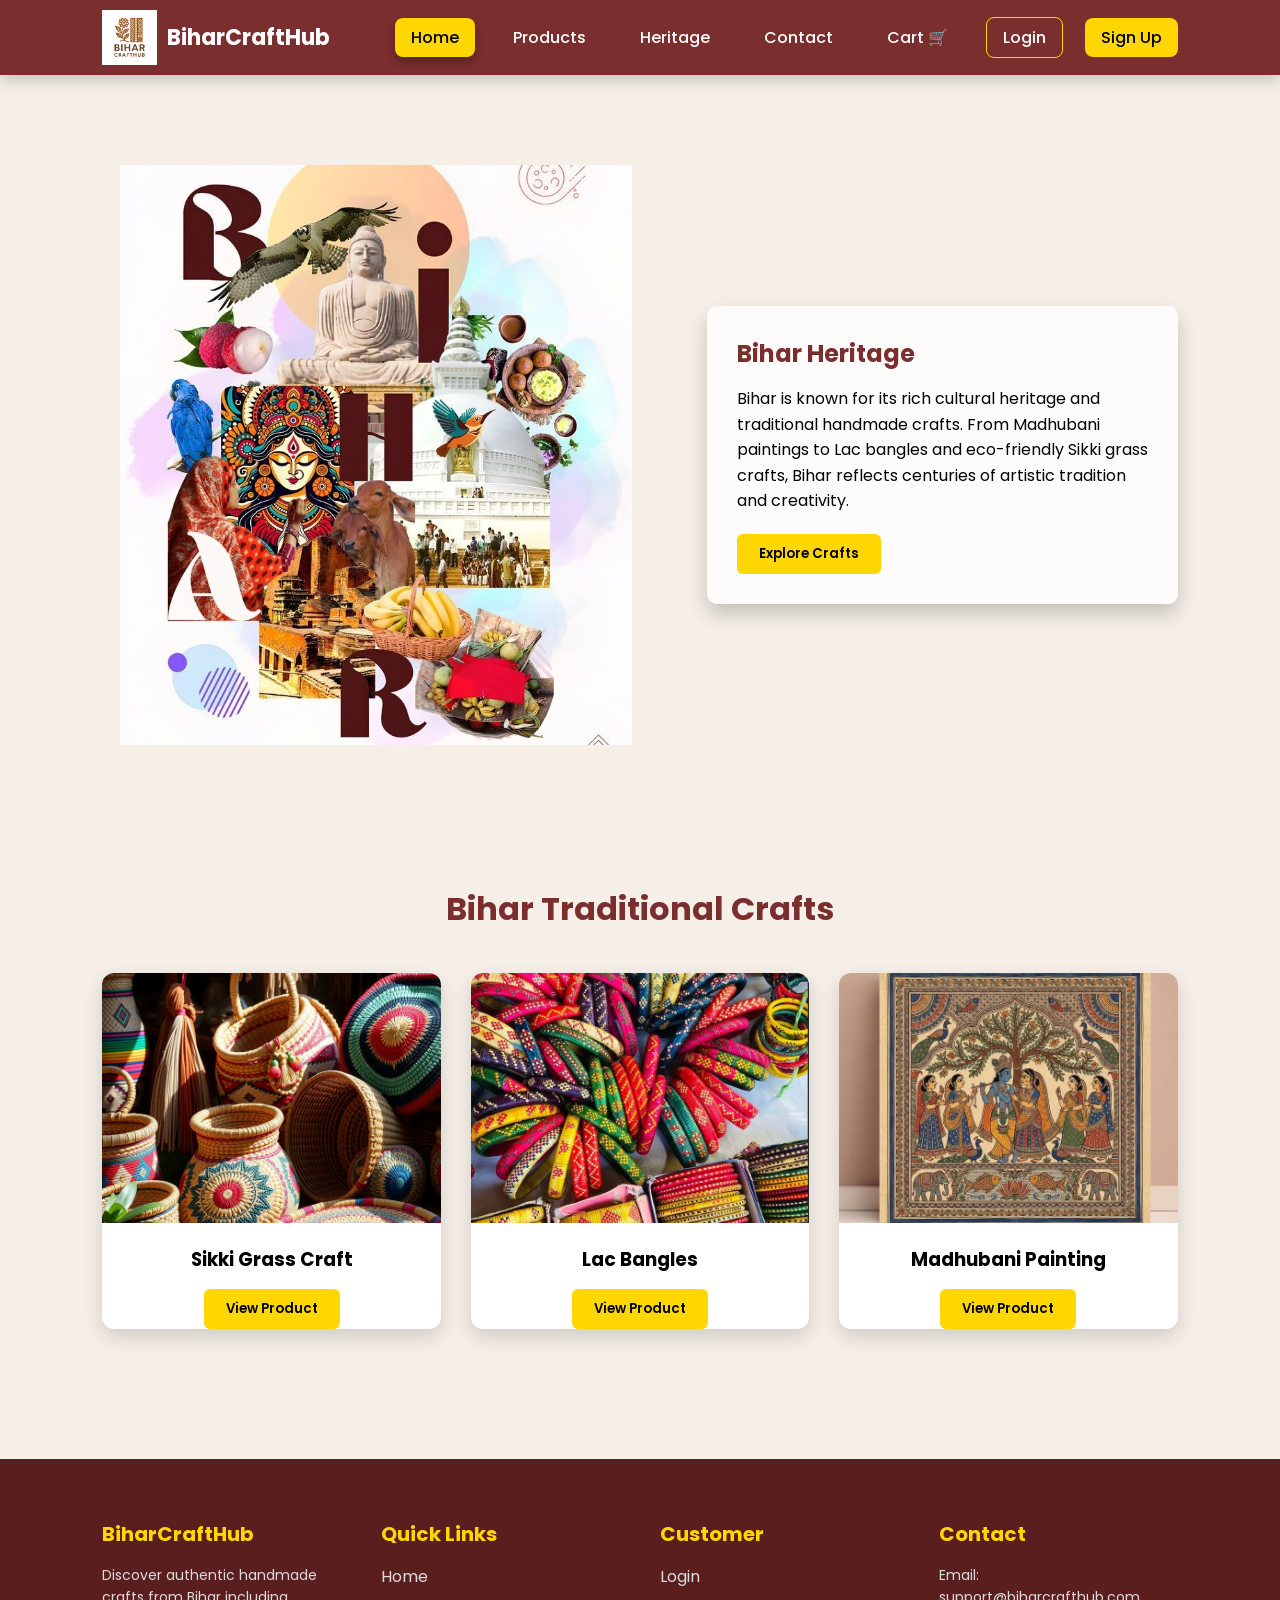
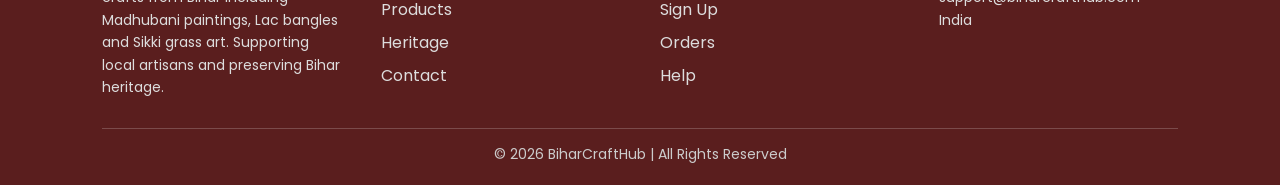
<file: index.html>
<!DOCTYPE html>
<html lang="en">

<head>
<meta charset="UTF-8">
<meta name="viewport" content="width=device-width, initial-scale=1.0">
<title>BiharCraftHub</title>

<link rel="stylesheet" href="bihar.css">

<link href="https://fonts.googleapis.com/css2?family=Poppins:wght@300;400;600&display=swap" rel="stylesheet">
</head>

<body>

<header>

<div class="logo-box">
<img src="logo.png.jpeg">
<h2>BiharCraftHub</h2>
</div>

<nav>

<a href="index.html" class="active">Home</a>
<a href="products.html">Products</a>
<a href="Heritage.html">Heritage</a>
<a href="contact.html">Contact</a>
<a href="cart.html">Cart 🛒</a>
<a href="login.html" class="login">Login</a>
<a href="login.html" class="signup">Sign Up</a>

</nav>

</header>


<section class="hero">

<div class="hero-text">

<h1>Bihar Heritage</h1>

<p>
Bihar is known for its rich cultural heritage and traditional handmade crafts.
From Madhubani paintings to Lac bangles and eco-friendly Sikki grass crafts,
Bihar reflects centuries of artistic tradition and creativity.
</p>

<button class="btn">Explore Crafts</button>

</div>

</section>


<section class="products">

<h2>Bihar Traditional Crafts</h2>

<div class="grid">

<div class="card">
<img src="sikki.jpg.jpeg">
<h3>Sikki Grass Craft</h3>
<button class="btn">View Product</button>
</div>

<div class="card">
<img src="bangles.jpg.jpeg">
<h3>Lac Bangles</h3>
<button class="btn">View Product</button>
</div>

<div class="card">
<img src="madhubani.jpg.jpeg">
<h3>Madhubani Painting</h3>
<button class="btn">View Product</button>
</div>

</div>

</section>

<footer class="footer">

<div class="footer-container">

<div class="footer-box">
<h3>BiharCraftHub</h3>
<p>
Discover authentic handmade crafts from Bihar including
Madhubani paintings, Lac bangles and Sikki grass art.
Supporting local artisans and preserving Bihar heritage.
</p>
</div>

<div class="footer-box">
<h3>Quick Links</h3>
<a href="#">Home</a>
<a href="#">Products</a>
<a href="#">Heritage</a>
<a href="#">Contact</a>
</div>

<div class="footer-box">
<h3>Customer</h3>
<a href="#">Login</a>
<a href="#">Sign Up</a>
<a href="#">Orders</a>
<a href="#">Help</a>
</div>

<div class="footer-box">
<h3>Contact</h3>
<p>Email: support@biharcrafthub.com</p>
<p>India</p>
</div>

</div>

<div class="footer-bottom">
<p>© 2026 BiharCraftHub | All Rights Reserved</p>
</div>

</footer>
</body>
</html>
</file>
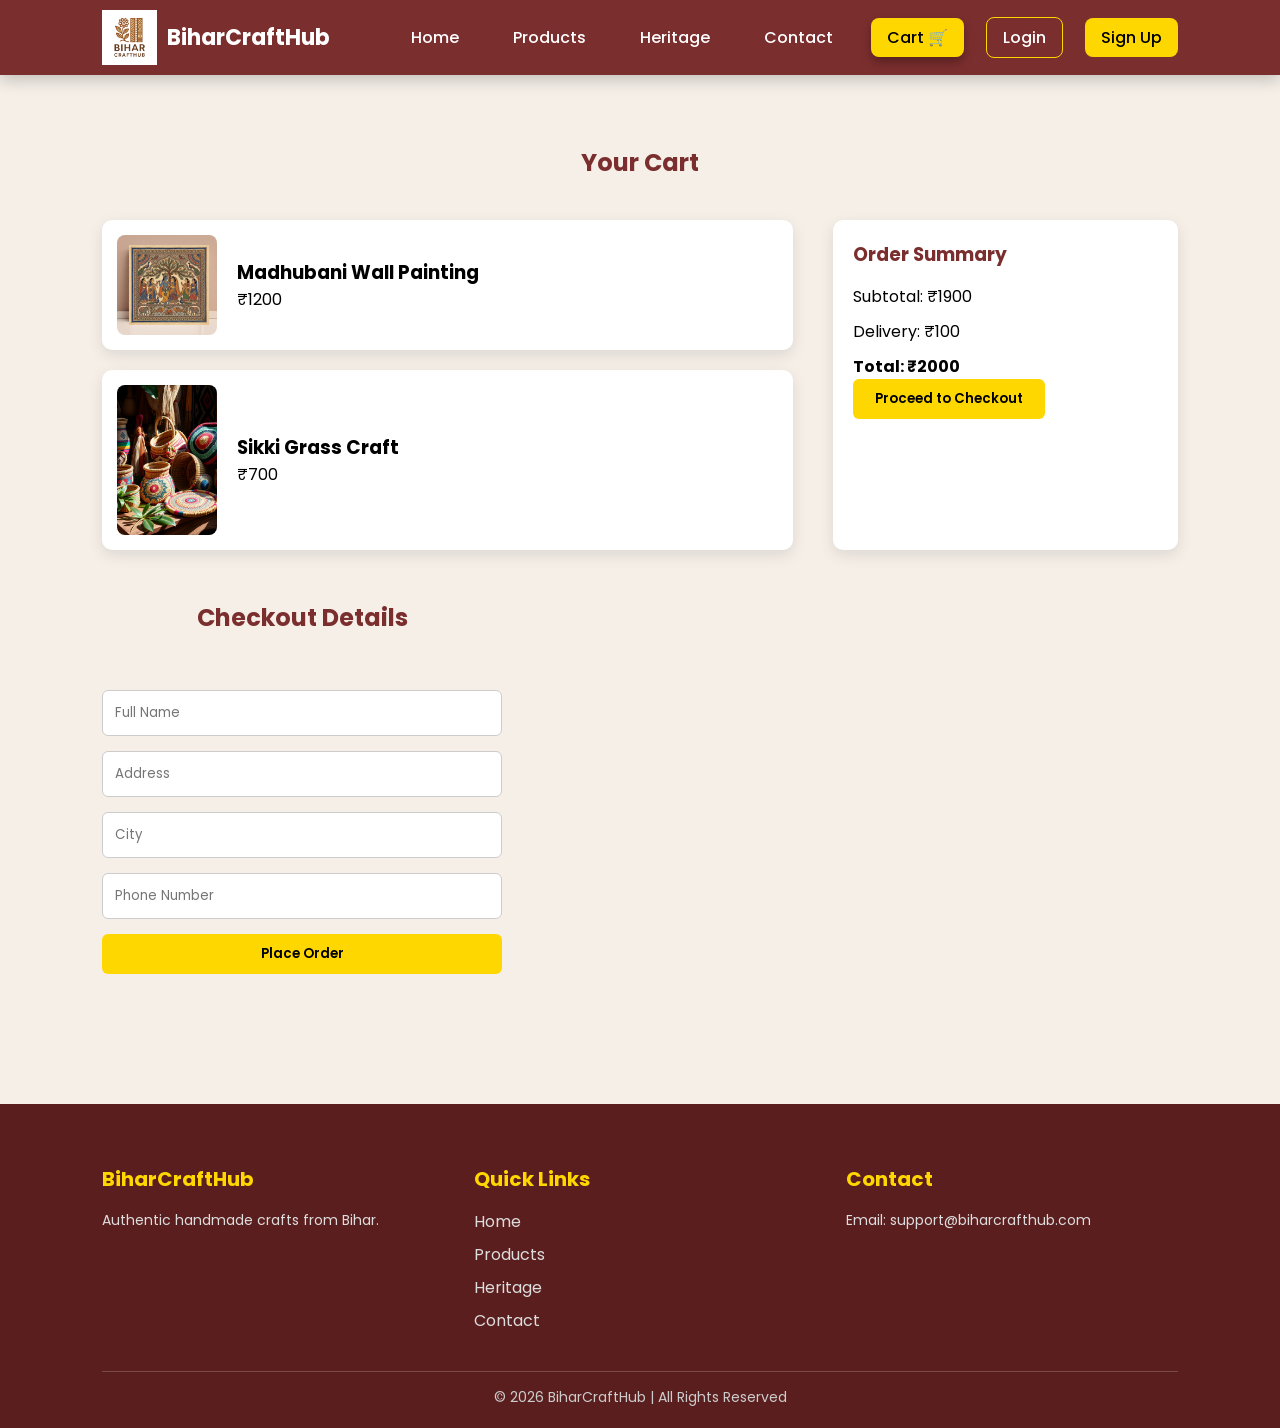
<file: cart.html>
<!DOCTYPE html>
<html lang="en">

<head>

<meta charset="UTF-8">
<meta name="viewport" content="width=device-width, initial-scale=1.0">

<title>Cart | BiharCraftHub</title>

<link rel="stylesheet" href="bihar.css">

<link href="https://fonts.googleapis.com/css2?family=Poppins:wght@300;400;600&display=swap" rel="stylesheet">

</head>

<body>

<header>

<div class="logo-box">
<img src="logo.png.jpeg">
<h2>BiharCraftHub</h2>
</div>

<nav>

<a href="index.html">Home</a>
<a href="products.html">Products</a>
<a href="Heritage.html">Heritage</a>
<a href="contact.html">Contact</a>
<a href="cart.html"class="active">Cart 🛒</a>
<a href="login.html" class="login">Login</a>
<a href="login.html" class="signup">Sign Up</a>


</nav>

</header>


<section class="cart-page">

<h2>Your Cart</h2>

<div class="cart-container">

<!-- CART ITEMS -->

<div class="cart-items">

<div class="cart-item">

<img src="madhubani.jpg.jpeg">

<div>

<h3>Madhubani Wall Painting</h3>

<p>₹1200</p>

</div>

</div>


<div class="cart-item">

<img src="sikki.jpg.jpeg">

<div>

<h3>Sikki Grass Craft</h3>

<p>₹700</p>

</div>

</div>

</div>


<!-- CHECKOUT -->

<div class="checkout-box">

<h3>Order Summary</h3>

<p>Subtotal: ₹1900</p>

<p>Delivery: ₹100</p>

<h4>Total: ₹2000</h4>

<button class="btn">Proceed to Checkout</button>

</div>

</div>


<!-- CHECKOUT FORM -->

<div class="checkout-form">

<h2>Checkout Details</h2>

<input type="text" placeholder="Full Name">

<input type="text" placeholder="Address">

<input type="text" placeholder="City">

<input type="text" placeholder="Phone Number">

<button class="btn">Place Order</button>

</div>

</section>


<footer class="footer">

<div class="footer-container">

<div class="footer-box">
<h3>BiharCraftHub</h3>
<p>Authentic handmade crafts from Bihar.</p>
</div>

<div class="footer-box">
<h3>Quick Links</h3>
<a href="index.html">Home</a>
<a href="products.html">Products</a>
<a href="heritage.html">Heritage</a>
<a href="contact.html">Contact</a>
</div>

<div class="footer-box">
<h3>Contact</h3>
<p>Email: support@biharcrafthub.com</p>
</div>

</div>

<div class="footer-bottom">
<p>© 2026 BiharCraftHub | All Rights Reserved</p>
</div>

</footer>

</body>

</html>
</file>
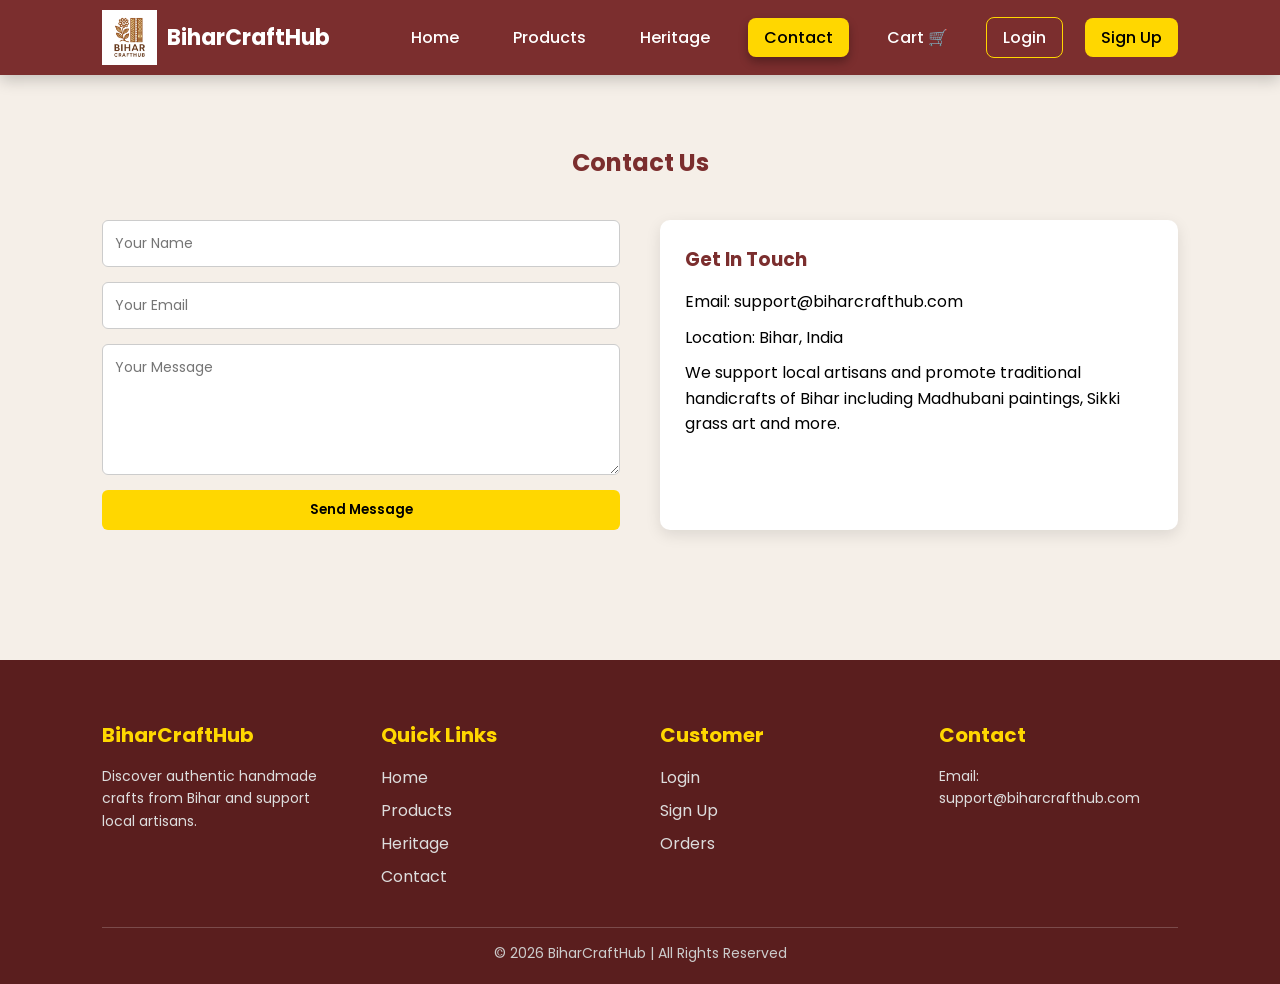
<file: contact.html>
<!DOCTYPE html>
<html lang="en">

<head>
<meta charset="UTF-8">
<meta name="viewport" content="width=device-width, initial-scale=1.0">
<title>Contact | BiharCraftHub</title>

<link rel="stylesheet" href="bihar.css">

<link href="https://fonts.googleapis.com/css2?family=Poppins:wght@300;400;600&display=swap" rel="stylesheet">
</head>

<body>

<header>

<div class="logo-box">
<img src="logo.png.jpeg">
<h2>BiharCraftHub</h2>
</div>

<nav>

<a href="index.html">Home</a>
<a href="products.html">Products</a>
<a href="heritage.html">Heritage</a>
<a href="contact.html" class="active">Contact</a>
<a href="cart.html">Cart 🛒</a>
<a href="login.html" class="login">Login</a>
<a href="login.html" class="signup">Sign Up</a>

</nav>

</header>


<section class="contact">

<h2>Contact Us</h2>

<div class="contact-container">

<!-- FORM -->

<form class="contact-form">

<input type="text" placeholder="Your Name" required>

<input type="email" placeholder="Your Email" required>

<textarea placeholder="Your Message" rows="5" required></textarea>

<button class="btn">Send Message</button>

</form>


<!-- CONTACT INFO -->

<div class="contact-info">

<h3>Get In Touch</h3>

<p>Email: support@biharcrafthub.com</p>


<p>Location: Bihar, India</p>

<p>
We support local artisans and promote traditional
handicrafts of Bihar including Madhubani paintings,
Sikki grass art and more.
</p>

</div>

</div>

</section>


<footer class="footer">

<div class="footer-container">

<div class="footer-box">
<h3>BiharCraftHub</h3>
<p>
Discover authentic handmade crafts from Bihar and support local artisans.
</p>
</div>

<div class="footer-box">
<h3>Quick Links</h3>
<a href="index.html">Home</a>
<a href="products.html">Products</a>
<a href="heritage.html">Heritage</a>
<a href="contact.html">Contact</a>
</div>

<div class="footer-box">
<h3>Customer</h3>
<a href="#">Login</a>
<a href="#">Sign Up</a>
<a href="#">Orders</a>
</div>

<div class="footer-box">
<h3>Contact</h3>
<p>Email: support@biharcrafthub.com</p>
</div>

</div>

<div class="footer-bottom">
<p>© 2026 BiharCraftHub | All Rights Reserved</p>
</div>

</footer>

</body>

</html>
</file>
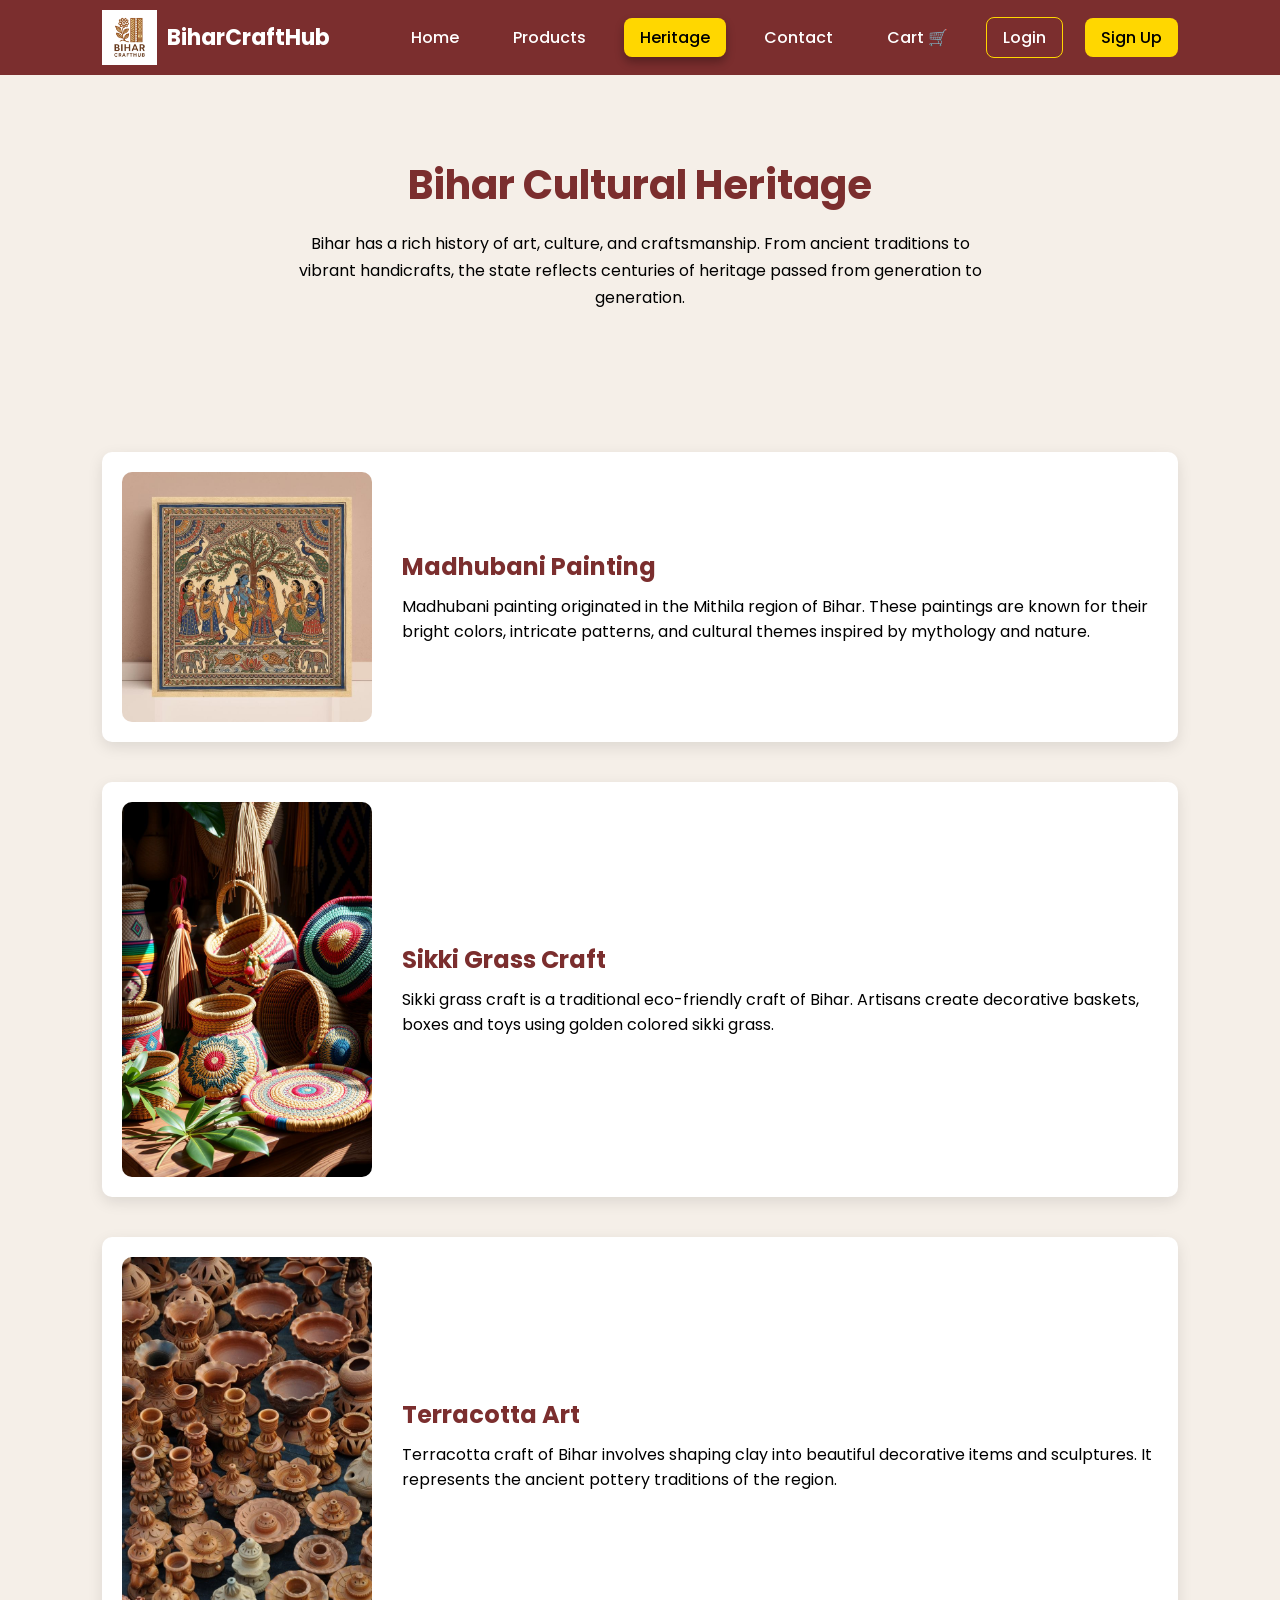
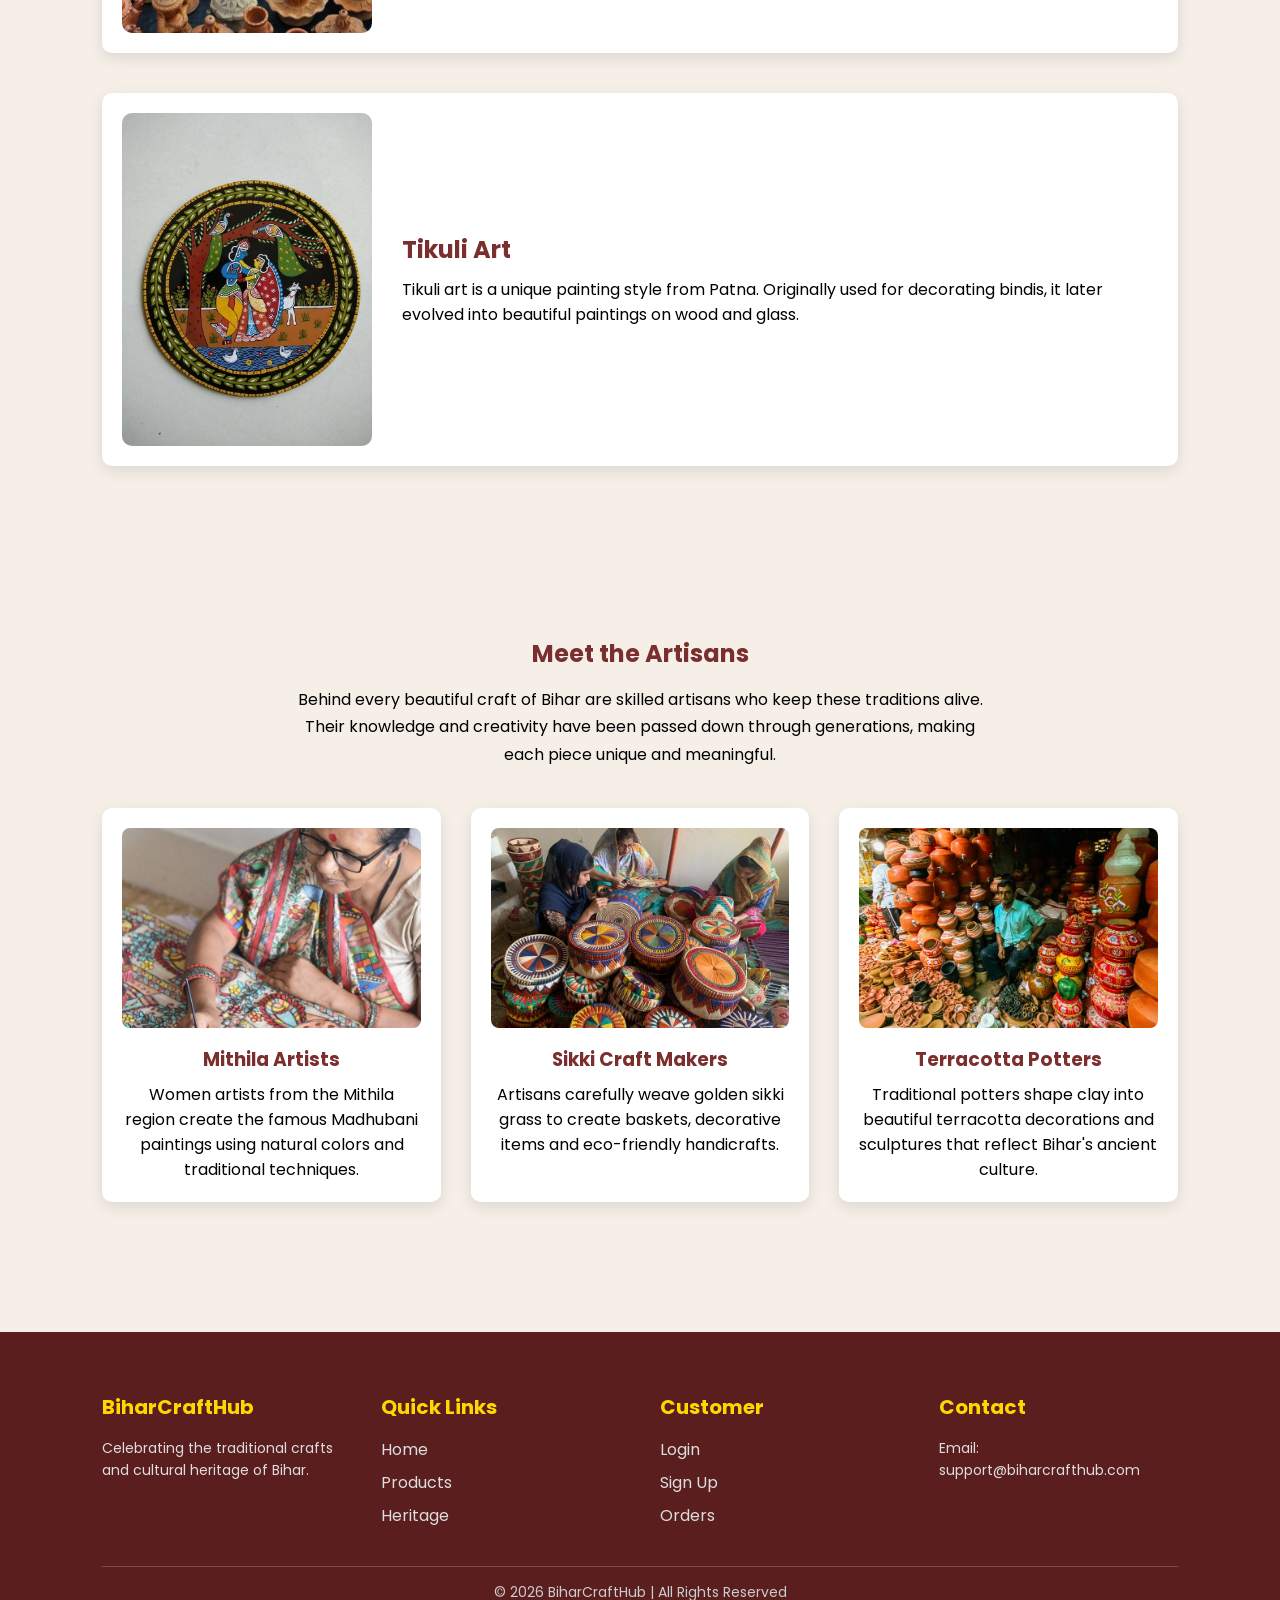
<file: Heritage.html>
<!DOCTYPE html>
<html lang="en">

<head>
<meta charset="UTF-8">
<meta name="viewport" content="width=device-width, initial-scale=1.0">
<title>Bihar Heritage | BiharCraftHub</title>

<link rel="stylesheet" href="bihar.css">

<link href="https://fonts.googleapis.com/css2?family=Poppins:wght@300;400;600&display=swap" rel="stylesheet">
</head>

<body>

<header>

<div class="logo-box">
<img src="logo.png.jpeg">
<h2>BiharCraftHub</h2>
</div>

<nav>

<a href="index.html">Home</a>
<a href="products.html">Products</a>
<a href="Heritage.html" class="active">Heritage</a>
<a href="contact.html">Contact</a>
<a href="cart.html">Cart 🛒</a>
<a href="login.html" class="login">Login</a>
<a href="login.html" class="signup">Sign Up</a>

</nav>

</header>


<!-- HERO -->

<section class="heritage-hero">

<h1>Bihar Cultural Heritage</h1>

<p>
Bihar has a rich history of art, culture, and craftsmanship.
From ancient traditions to vibrant handicrafts, the state reflects
centuries of heritage passed from generation to generation.
</p>

</section>


<!-- HERITAGE CONTENT -->

<section class="heritage-section">

<div class="heritage-box">

<img src="madhubani.jpg.jpeg">

<div>
<h2>Madhubani Painting</h2>
<p>
Madhubani painting originated in the Mithila region of Bihar.
These paintings are known for their bright colors, intricate patterns,
and cultural themes inspired by mythology and nature.
</p>
</div>

</div>


<div class="heritage-box">

<img src="sikki.jpg.jpeg">

<div>
<h2>Sikki Grass Craft</h2>
<p>
Sikki grass craft is a traditional eco-friendly craft of Bihar.
Artisans create decorative baskets, boxes and toys using golden
colored sikki grass.
</p>
</div>

</div>


<div class="heritage-box">

<img src="terracotta.jpeg">

<div>
<h2>Terracotta Art</h2>
<p>
Terracotta craft of Bihar involves shaping clay into beautiful
decorative items and sculptures. It represents the ancient pottery
traditions of the region.
</p>
</div>

</div>


<div class="heritage-box">

<img src="tikuli.jpeg">

<div>
<h2>Tikuli Art</h2>
<p>
Tikuli art is a unique painting style from Patna.
Originally used for decorating bindis, it later evolved
into beautiful paintings on wood and glass.
</p>
</div>

</div>

</section>
<section class="artisan-section">

<h2>Meet the Artisans</h2>

<p class="artisan-intro">
Behind every beautiful craft of Bihar are skilled artisans who keep
these traditions alive. Their knowledge and creativity have been passed
down through generations, making each piece unique and meaningful.
</p>

<div class="artisan-grid">

<div class="artisan-card">
<img src="madhubani painter.jpeg">
<h3>Mithila Artists</h3>
<p>
Women artists from the Mithila region create the famous
Madhubani paintings using natural colors and traditional techniques.
</p>
</div>

<div class="artisan-card">
<img src="Sikki Craft Makers.jpeg">
<h3>Sikki Craft Makers</h3>
<p>
Artisans carefully weave golden sikki grass to create baskets,
decorative items and eco-friendly handicrafts.
</p>
</div>

<div class="artisan-card">
<img src="terracotta mekar.jpeg">
<h3>Terracotta Potters</h3>
<p>
Traditional potters shape clay into beautiful terracotta
decorations and sculptures that reflect Bihar's ancient culture.
</p>
</div>

</div>

</section>


<footer class="footer">

<div class="footer-container">

<div class="footer-box">
<h3>BiharCraftHub</h3>
<p>
Celebrating the traditional crafts and cultural heritage of Bihar.
</p>
</div>

<div class="footer-box">
<h3>Quick Links</h3>
<a href="index.html">Home</a>
<a href="products.html">Products</a>
<a href="heritage.html">Heritage</a>
</div>

<div class="footer-box">
<h3>Customer</h3>
<a href="#">Login</a>
<a href="#">Sign Up</a>
<a href="#">Orders</a>
</div>

<div class="footer-box">
<h3>Contact</h3>
<p>Email: support@biharcrafthub.com</p>
</div>

</div>

<div class="footer-bottom">
<p>© 2026 BiharCraftHub | All Rights Reserved</p>
</div>

</footer>

</body>
</html>
</file>
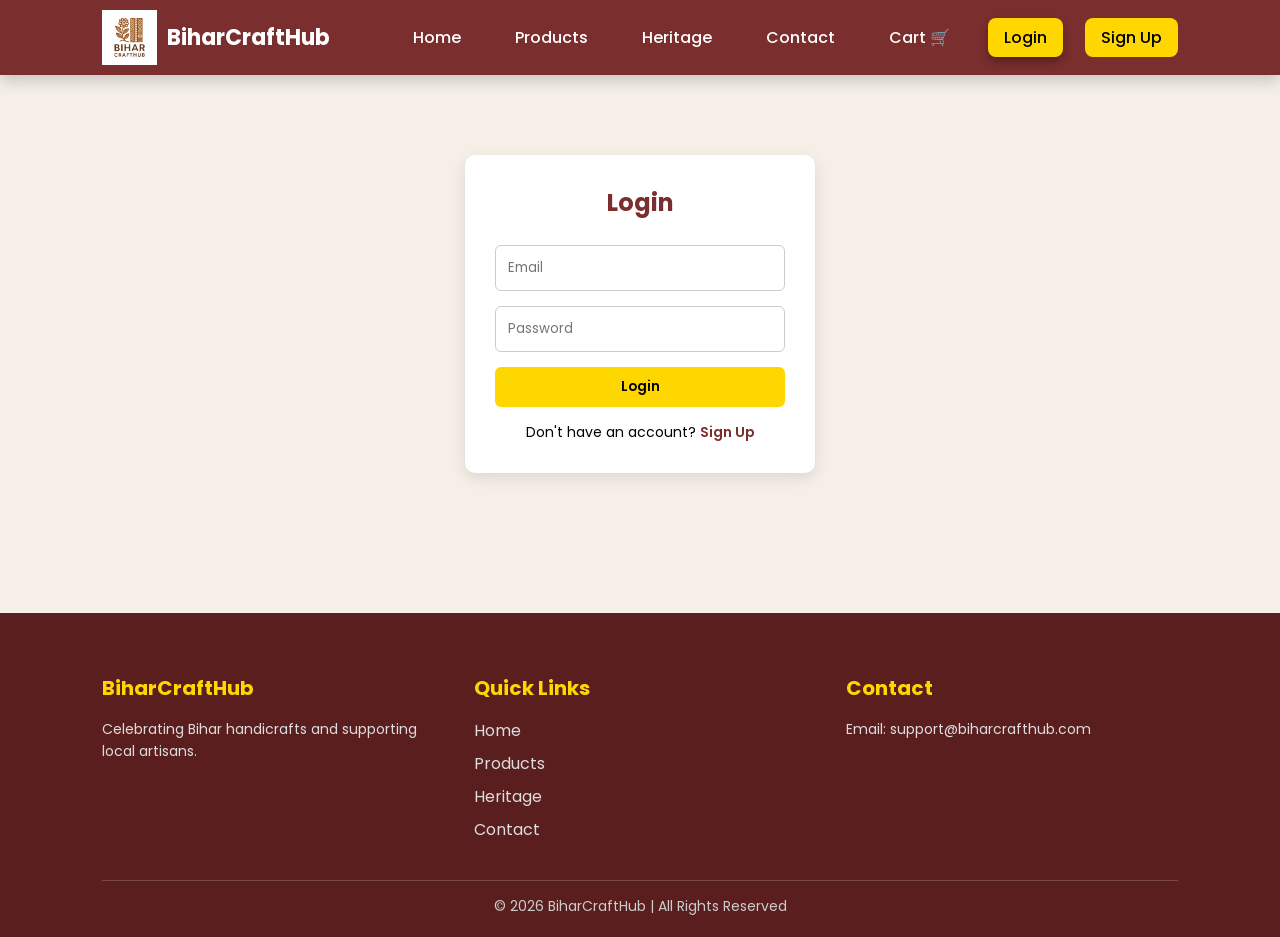
<file: login.html>
<!DOCTYPE html>
<html lang="en">

<head>

<meta charset="UTF-8">
<meta name="viewport" content="width=device-width, initial-scale=1.0">

<title>Login | BiharCraftHub</title>

<link rel="stylesheet" href="bihar.css">

<link href="https://fonts.googleapis.com/css2?family=Poppins:wght@300;400;600&display=swap" rel="stylesheet">

</head>

<body>

<header>

<div class="logo-box">
<img src="logo.png.jpeg">
<h2>BiharCraftHub</h2>
</div>

<nav>

<a href="index.html">Home</a>
<a href="products.html">Products</a>
<a href="heritage.html">Heritage</a>
<a href="contact.html">Contact</a>
<a href="cart.html">Cart 🛒</a>
<a href="login.html" class="active">Login</a>
<a href="login.html" class="signup">Sign Up</a>

</nav>

</header>


<section class="auth">

<div class="auth-container">

<!-- LOGIN -->

<div class="auth-box">

<h2>Login</h2>

<input type="email" placeholder="Email">

<input type="password" placeholder="Password">

<button class="btn">Login</button>

<p class="switch">
Don't have an account? 
<a href="#" onclick="showSignup()">Sign Up</a>
</p>

</div>


<!-- SIGNUP -->

<div class="auth-box signup-box" id="signupBox">

<h2>Sign Up</h2>

<input type="text" placeholder="Full Name">

<input type="email" placeholder="Email">

<input type="password" placeholder="Password">

<button class="btn">Create Account</button>

<p class="switch">
Already have an account? 
<a href="#" onclick="showLogin()">Login</a>
</p>

</div>

</div>

</section>


<footer class="footer">

<div class="footer-container">

<div class="footer-box">
<h3>BiharCraftHub</h3>
<p>Celebrating Bihar handicrafts and supporting local artisans.</p>
</div>

<div class="footer-box">
<h3>Quick Links</h3>
<a href="index.html">Home</a>
<a href="products.html">Products</a>
<a href="heritage.html">Heritage</a>
<a href="contact.html">Contact</a>
</div>

<div class="footer-box">
<h3>Contact</h3>
<p>Email: support@biharcrafthub.com</p>
</div>

</div>

<div class="footer-bottom">
<p>© 2026 BiharCraftHub | All Rights Reserved</p>
</div>

</footer>


<script>

function showSignup(){
document.querySelector(".auth-box").style.display="none";
document.querySelector("#signupBox").style.display="block";
}

function showLogin(){
document.querySelector(".auth-box").style.display="block";
document.querySelector("#signupBox").style.display="none";
}

</script>

</body>

</html>
</file>
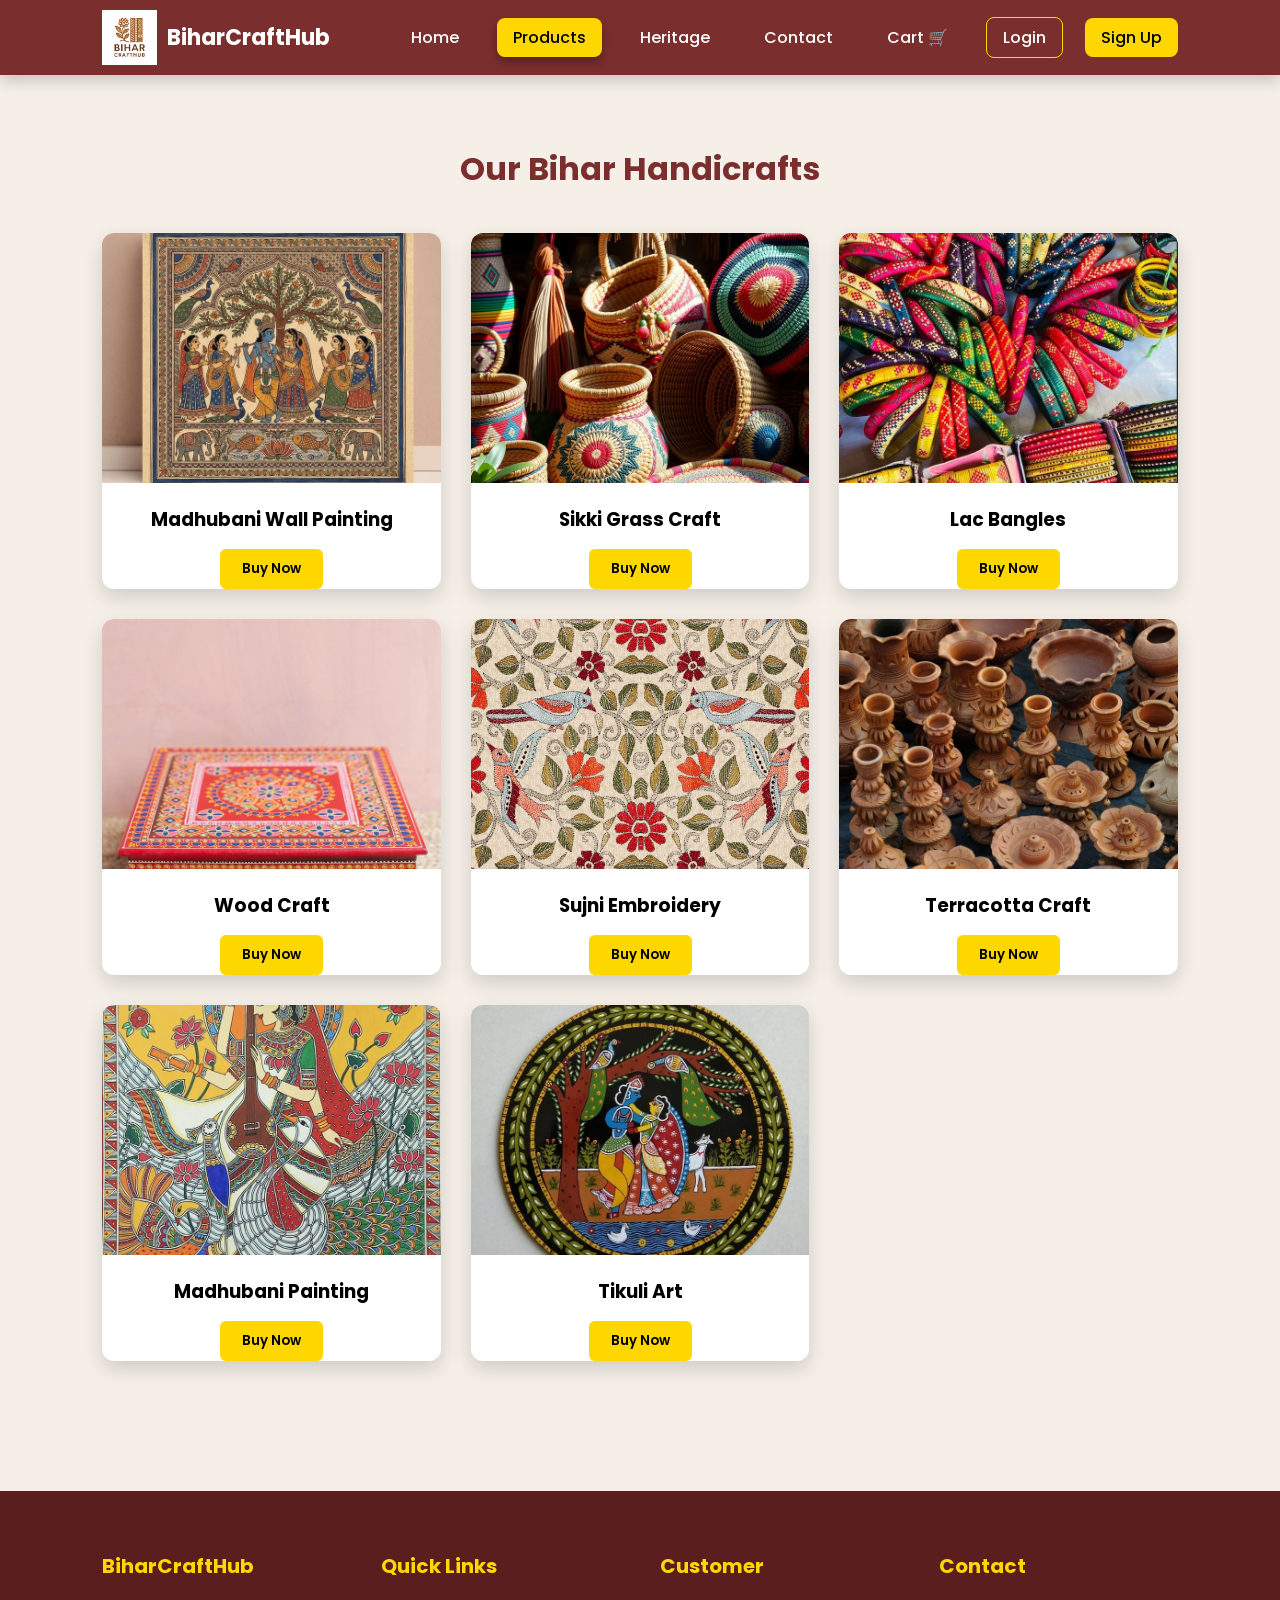
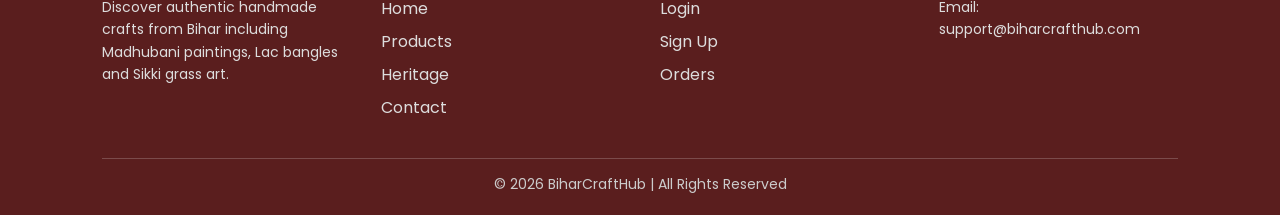
<file: products.html>
<!DOCTYPE html>
<html lang="en">

<head>
<meta charset="UTF-8">
<meta name="viewport" content="width=device-width, initial-scale=1.0">
<title>Products | BiharCraftHub</title>

<link rel="stylesheet" href="bihar.css">

<link href="https://fonts.googleapis.com/css2?family=Poppins:wght@300;400;600&display=swap" rel="stylesheet">
</head>

<body>

<header>

<div class="logo-box">
<img src="logo.png.jpeg">
<h2>BiharCraftHub</h2>
</div>

<nav>

<a href="index.html">Home</a>
<a href="products.html" class="active">Products</a>
<a href="Heritage.html">Heritage</a>
<a href="contact.html">Contact</a>
<a href="cart.html">Cart 🛒</a>
<a href="login.html" class="login">Login</a>
<a href="login.html" class="signup">Sign Up</a>

</nav>

</header>


<section class="products">

<h2>Our Bihar Handicrafts</h2>

<div class="grid">

<!-- 1 -->
<div class="card">
<img src="madhubani.jpg.jpeg">
<h3>Madhubani Wall Painting</h3>
<button class="btn">Buy Now</button>
</div>

<!-- 2 -->
<div class="card">
<img src="sikki.jpg.jpeg">
<h3>Sikki Grass Craft</h3>
<button class="btn">Buy Now</button>
</div>

<!-- 3 -->
<div class="card">
<img src="bangles.jpg.jpeg">
<h3>Lac Bangles</h3>
<button class="btn">Buy Now</button>
</div>

<!-- 4 -->
<div class="card">
<img src="wood craft.jpeg">
<h3>Wood Craft</h3>
<button class="btn">Buy Now</button>
</div>

<!-- 5 -->
<div class="card">
<img src="sujni.jpeg">
<h3>Sujni Embroidery</h3>
<button class="btn">Buy Now</button>
</div>

<!-- 6 -->
<div class="card">
<img src="terracotta.jpeg">
<h3>Terracotta Craft</h3>
<button class="btn">Buy Now</button>
</div>

<!-- 7 -->
<div class="card">
<img src="madhubani.jpeg">
<h3>Madhubani Painting</h3>
<button class="btn">Buy Now</button>
</div>

<!-- 8 -->
<div class="card">
<img src="tikuli.jpeg">
<h3>Tikuli Art</h3>
<button class="btn">Buy Now</button>
</div>

</div>

</section>


<footer class="footer">

<div class="footer-container">

<div class="footer-box">
<h3>BiharCraftHub</h3>
<p>
Discover authentic handmade crafts from Bihar including
Madhubani paintings, Lac bangles and Sikki grass art.
</p>
</div>

<div class="footer-box">
<h3>Quick Links</h3>
<a href="index.html">Home</a>
<a href="products.html">Products</a>
<a href="#">Heritage</a>
<a href="#">Contact</a>
</div>

<div class="footer-box">
<h3>Customer</h3>
<a href="#">Login</a>
<a href="#">Sign Up</a>
<a href="#">Orders</a>
</div>

<div class="footer-box">
<h3>Contact</h3>
<p>Email: support@biharcrafthub.com</p>
</div>

</div>

<div class="footer-bottom">
<p>© 2026 BiharCraftHub | All Rights Reserved</p>
</div>

</footer>

</body>

</html>
</file>
<file: bihar.css>
*{
margin:0;
padding:0;
box-sizing:border-box;
font-family:'Poppins',sans-serif;
}

body{
background:#f5efe8;
}


/* HEADER */

header{

display:flex;
justify-content:space-between;
align-items:center;

padding:10px 8%;   /* height कम */

background:#7b2e2e;

box-shadow:0 5px 15px rgba(0,0,0,0.2);

}


/* LOGO */

.logo-box{

display:flex;
align-items:center;
gap:10px;

}

.logo-box img{

height:55px;

}

.logo-box h2{

color:white;
font-size:22px;

}


/* NAVBAR */

nav a{

text-decoration:none;

color:white;

margin-left:18px;

padding:8px 16px;

border-radius:8px;

transition:0.3s;

font-weight:500;

}


/* HOVER EFFECT */

nav a:hover{

background:#ffd700;

color:black;

transform:translateY(-2px);

box-shadow:0 5px 10px rgba(0,0,0,0.3);

}


/* ACTIVE PAGE */

nav a.active{

background:#ffd700;

color:black;

box-shadow:0 5px 10px rgba(0,0,0,0.3);

}

.hero{

height:80vh;

display:flex;
align-items:center;
justify-content:flex-end;

padding-right:8%;

/* navbar se distance */
margin-top:20px;

/* background image */

background-image:url("background.jpg.jpeg");

background-repeat:no-repeat;

/* image thodi badi */
background-size:40%;

/* left side se distance */
background-position:120px center;

}

/* HERO TEXT */

.hero-text{

width:40%;

background:rgba(255,255,255,0.85);

padding:30px;

border-radius:10px;

box-shadow:0 10px 20px rgba(0,0,0,0.2);

}

.hero-text h1{

color:#7b2e2e;

margin-bottom:15px;

}

.hero-text p{

line-height:1.6;

margin-bottom:20px;

}


/* BUTTON */

.btn{

padding:10px 22px;

border:none;

background:#ffd700;

color:black;

border-radius:6px;

cursor:pointer;

font-weight:600;

transition:0.3s;

}

.btn:hover{

transform:translateY(-3px);

box-shadow:0 6px 12px rgba(0,0,0,0.3);

background:#ffcc00;

}


/* PRODUCTS */

.products{

padding:70px 8%;

text-align:center;

}

.products h2{

font-size:32px;

color:#7b2e2e;

margin-bottom:40px;

}


/* GRID */

.grid{

display:grid;

grid-template-columns:repeat(auto-fit,minmax(250px,1fr));

gap:30px;

}


/* CARD */

.card{

background:white;

border-radius:12px;

overflow:hidden;

box-shadow:0 8px 20px rgba(0,0,0,0.15);

transition:0.3s;

}

.card:hover{

transform:translateY(-10px) scale(1.03);

}

.card img{

width:100%;

height:250px;

object-fit:cover;

}

.card h3{

margin:15px;

}


.login{

border:1px solid #ffd700;

}

.signup{

background:#ffd700;

color:black;

}

.signup:hover{

background:#ffcc00;

}

/* FOOTER */

.footer{

background:#5a1e1e;

color:white;

padding:60px 8% 20px;

margin-top:60px;

}

.footer-container{

display:grid;

grid-template-columns:repeat(auto-fit,minmax(220px,1fr));

gap:40px;

margin-bottom:30px;

}

.footer-box h3{

margin-bottom:15px;

font-size:20px;

color:#ffd700;

}

.footer-box p{

font-size:14px;

line-height:1.6;

color:#ddd;

}

.footer-box a{

display:block;

color:#ddd;

text-decoration:none;

margin:8px 0;

transition:0.3s;

}

.footer-box a:hover{

color:#ffd700;

}

.footer-bottom{

text-align:center;

border-top:1px solid rgba(255,255,255,0.2);

padding-top:15px;

font-size:14px;

color:#ccc;

}
/* HERITAGE HERO */

.heritage-hero{

background:#f5efe8;

text-align:center;

padding:80px 10%;

}

.heritage-hero h1{

color:#7b2e2e;

font-size:40px;

margin-bottom:15px;

}

.heritage-hero p{

max-width:700px;

margin:auto;

line-height:1.7;

}


/* HERITAGE SECTION */

.heritage-section{

padding:60px 8%;

}

.heritage-box{

display:flex;

align-items:center;

gap:30px;

margin-bottom:40px;

background:white;

padding:20px;

border-radius:10px;

box-shadow:0 5px 15px rgba(0,0,0,0.1);

}

.heritage-box img{

width:250px;

border-radius:10px;

}

.heritage-box h2{

color:#7b2e2e;

margin-bottom:10px;

}

/* CONTACT PAGE */

.contact{

padding:70px 8%;

}

.contact h2{

text-align:center;

color:#7b2e2e;

margin-bottom:40px;

}

.contact-container{

display:grid;

grid-template-columns:1fr 1fr;

gap:40px;

}

.contact-form{

display:flex;

flex-direction:column;

gap:15px;

}

.contact-form input,
.contact-form textarea{

padding:12px;

border:1px solid #ccc;

border-radius:6px;

font-size:14px;

}

.contact-info{

background:#fff;

padding:25px;

border-radius:10px;

box-shadow:0 5px 15px rgba(0,0,0,0.1);

}

.contact-info h3{

color:#7b2e2e;

margin-bottom:15px;

}

.contact-info p{

margin-bottom:10px;

line-height:1.6;

}

/* AUTH PAGE */

.auth{

display:flex;

justify-content:center;

align-items:center;

padding:80px 10%;

}

.auth-container{

width:350px;

background:white;

padding:30px;

border-radius:10px;

box-shadow:0 5px 15px rgba(0,0,0,0.1);

}

.auth-box{

display:flex;

flex-direction:column;

gap:15px;

}

.signup-box{

display:none;

}

.auth-box h2{

text-align:center;

color:#7b2e2e;

margin-bottom:10px;

}

.auth-box input{

padding:12px;

border:1px solid #ccc;

border-radius:6px;

}

.switch{

text-align:center;

font-size:14px;

}

.switch a{

color:#7b2e2e;

font-weight:600;

text-decoration:none;

}
/* CART PAGE */

.cart-page{

padding:70px 8%;

}

.cart-page h2{

text-align:center;

color:#7b2e2e;

margin-bottom:40px;

}

.cart-container{

display:grid;

grid-template-columns:2fr 1fr;

gap:40px;

}

.cart-items{

display:flex;

flex-direction:column;

gap:20px;

}

.cart-item{

display:flex;

align-items:center;

gap:20px;

background:white;

padding:15px;

border-radius:10px;

box-shadow:0 5px 15px rgba(0,0,0,0.1);

}

.cart-item img{

width:100px;

border-radius:8px;

}

.checkout-box{

background:white;

padding:20px;

border-radius:10px;

box-shadow:0 5px 15px rgba(0,0,0,0.1);

}

.checkout-box h3{

margin-bottom:15px;

color:#7b2e2e;

}

.checkout-box p{

margin-bottom:10px;

}

.checkout-form{

margin-top:50px;

display:flex;

flex-direction:column;

gap:15px;

max-width:400px;

}

.checkout-form input{

padding:12px;

border:1px solid #ccc;

border-radius:6px;

}

/* ARTISAN SECTION */

.artisan-section{

padding:70px 8%;
background:#f5efe8;
text-align:center;

}

.artisan-section h2{

color:#7b2e2e;
margin-bottom:15px;

}

.artisan-intro{

max-width:700px;
margin:auto;
margin-bottom:40px;
line-height:1.7;

}

.artisan-grid{

display:grid;
grid-template-columns:repeat(auto-fit,minmax(250px,1fr));
gap:30px;

}

.artisan-card{

background:white;
padding:20px;
border-radius:10px;
box-shadow:0 5px 15px rgba(0,0,0,0.1);
transition:0.3s;

}

.artisan-card:hover{

transform:translateY(-8px);

}

.artisan-card img{

width:100%;
height:200px;
object-fit:cover;
border-radius:8px;
margin-bottom:10px;

}

.artisan-card h3{

color:#7b2e2e;
margin-bottom:8px;

}
</file>
